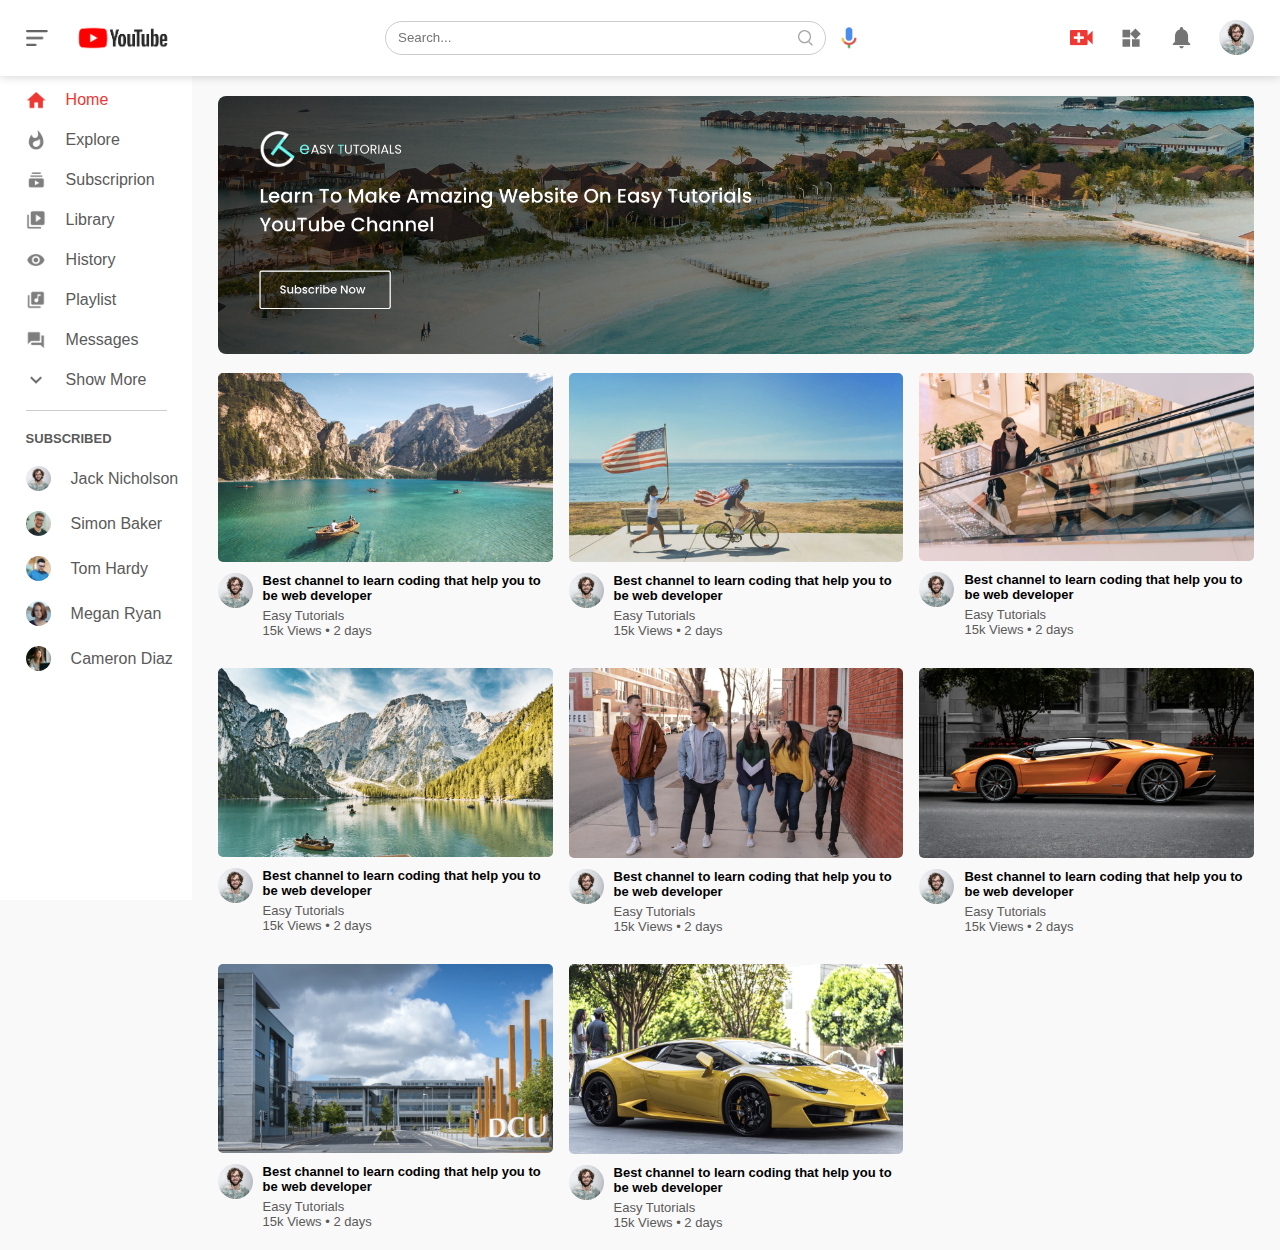
<file: index.html>
<!DOCTYPE html>
<html lang="en">

<head>
    <meta charset="UTF-8">
    <meta name="viewport" content="width=device-width, initial-scale=1.0">
    <title>Youtube Clone</title>
    <link rel="stylesheet" href="style.css">

</head>

<body>

    <nav class="flex-div">
        <div class="nav-left flex-div">
            <img src="images/menu.png" class="menu-icon">
            <img src="images/youtubelogo.png" class="logo">
        </div>

        <div class=" nav-middle flex-div">
            <div class="search-box flex-div">
                <input type="text" placeholder="Search...">
                <img src="images/search.png">
            </div>

            <img src="images/voice-search.png" class="mic-icon">
        </div>

        <div class="nav-right flex-div">
            <img src="images/upload.png">
            <img src="images/more.png">
            <img src="images/notification.png">
            <img src="images/Jack.png" class="user-icon">
        </div>
    </nav>

    <!-- ---------------------------sidebar-------------------- -->

    <div class="sidebar">
        <div class="shortcut-links">
            <a href=""><img src="images/home.png">
                <p>Home</p>
            </a>
            <a href=""><img src="images/explore.png">
                <p>Explore</p>
            </a>
            <a href=""><img src="images/subscriprion.png">
                <p>Subscriprion</p>
            </a>
            <a href=""><img src="images/library.png">
                <p>Library</p>
            </a>
            <a href=""><img src="images/history.png">
                <p>History</p>
            </a>
            <a href=""><img src="images/playlist.png">
                <p>Playlist</p>
            </a>
            <a href=""><img src="images/messages.png">
                <p>Messages</p>
            </a>
            <a href=""><img src="images/show-more.png">
                <p>Show More</p>
            </a>
            <hr>
        </div>

        <div class="subscribed-list">
            <h3><b>SUBSCRIBED</b></h3>
            <a href=""><img src="images/Jack.png">
                <p>Jack Nicholson</p>
            </a>
            <a href=""><img src="images/simon.png">
                <p>Simon Baker</p>
            </a>
            <a href=""><img src="images/tom.png">
                <p>Tom Hardy</p>
            </a>
            <a href=""><img src="images/megan.png">
                <p>Megan Ryan</p>
            </a>
            <a href=""><img src="images/cameron.png">
                <p>Cameron Diaz</p>
            </a>

        </div>
    </div>

    <!-- ----------------------------main---------------------- -->

    <div class="container">
        <div class="banner">
            <img src="images/banner.png">
        </div>

        <div class="list-container">
            <div class="vid-list">
                <a href="play-video.html"><img src="images/thumbnail1.png" class="thumbnail"></a>
                <div class="flex-div">
                    <img src="images/Jack.png">
                    <div class="vid-info">
                        <a href="play-video.html">Best channel to learn coding that help you to be web developer</a>
                        <p>Easy Tutorials</p>
                        <p>15k Views &bull; 2 days</p>
                    </div>
                </div>
            </div>

            <div class="vid-list">
                <a href=""><img src="images/thumbnail2.png" class="thumbnail"></a>
                <div class="flex-div">
                    <img src="images/Jack.png">
                    <div class="vid-info">
                        <a href="">Best channel to learn coding that help you to be web developer</a>
                        <p>Easy Tutorials</p>
                        <p>15k Views &bull; 2 days</p>
                    </div>
                </div>
            </div>

            <div class="vid-list">
                <a href=""><img src="images/thumbnail3.png" class="thumbnail"></a>
                <div class="flex-div">
                    <img src="images/Jack.png">
                    <div class="vid-info">
                        <a href="">Best channel to learn coding that help you to be web developer</a>
                        <p>Easy Tutorials</p>
                        <p>15k Views &bull; 2 days</p>
                    </div>
                </div>
            </div>

            <div class="vid-list">
                <a href=""><img src="images/thumbnail4.png" class="thumbnail"></a>
                <div class="flex-div">
                    <img src="images/Jack.png">
                    <div class="vid-info">
                        <a href="">Best channel to learn coding that help you to be web developer</a>
                        <p>Easy Tutorials</p>
                        <p>15k Views &bull; 2 days</p>
                    </div>
                </div>
            </div>

            <div class="vid-list">
                <a href=""><img src="images/thumbnail5.png" class="thumbnail"></a>
                <div class="flex-div">
                    <img src="images/Jack.png">
                    <div class="vid-info">
                        <a href="">Best channel to learn coding that help you to be web developer</a>
                        <p>Easy Tutorials</p>
                        <p>15k Views &bull; 2 days</p>
                    </div>
                </div>
            </div>

            <div class="vid-list">
                <a href=""><img src="images/thumbnail6.png" class="thumbnail"></a>
                <div class="flex-div">
                    <img src="images/Jack.png">
                    <div class="vid-info">
                        <a href="">Best channel to learn coding that help you to be web developer</a>
                        <p>Easy Tutorials</p>
                        <p>15k Views &bull; 2 days</p>
                    </div>
                </div>
            </div>

            <div class="vid-list">
                <a href=""><img src="images/thumbnail7.png" class="thumbnail"></a>
                <div class="flex-div">
                    <img src="images/Jack.png">
                    <div class="vid-info">
                        <a href="">Best channel to learn coding that help you to be web developer</a>
                        <p>Easy Tutorials</p>
                        <p>15k Views &bull; 2 days</p>
                    </div>
                </div>
            </div>

            <div class="vid-list">
                <a href=""><img src="images/thumbnail8.png" class="thumbnail"></a>
                <div class="flex-div">
                    <img src="images/Jack.png">
                    <div class="vid-info">
                        <a href="">Best channel to learn coding that help you to be web developer</a>
                        <p>Easy Tutorials</p>
                        <p>15k Views &bull; 2 days</p>
                    </div>
                </div>
            </div>


        </div>

    </div>









    <script src="script.js"></script>
</body>

</html>
</file>
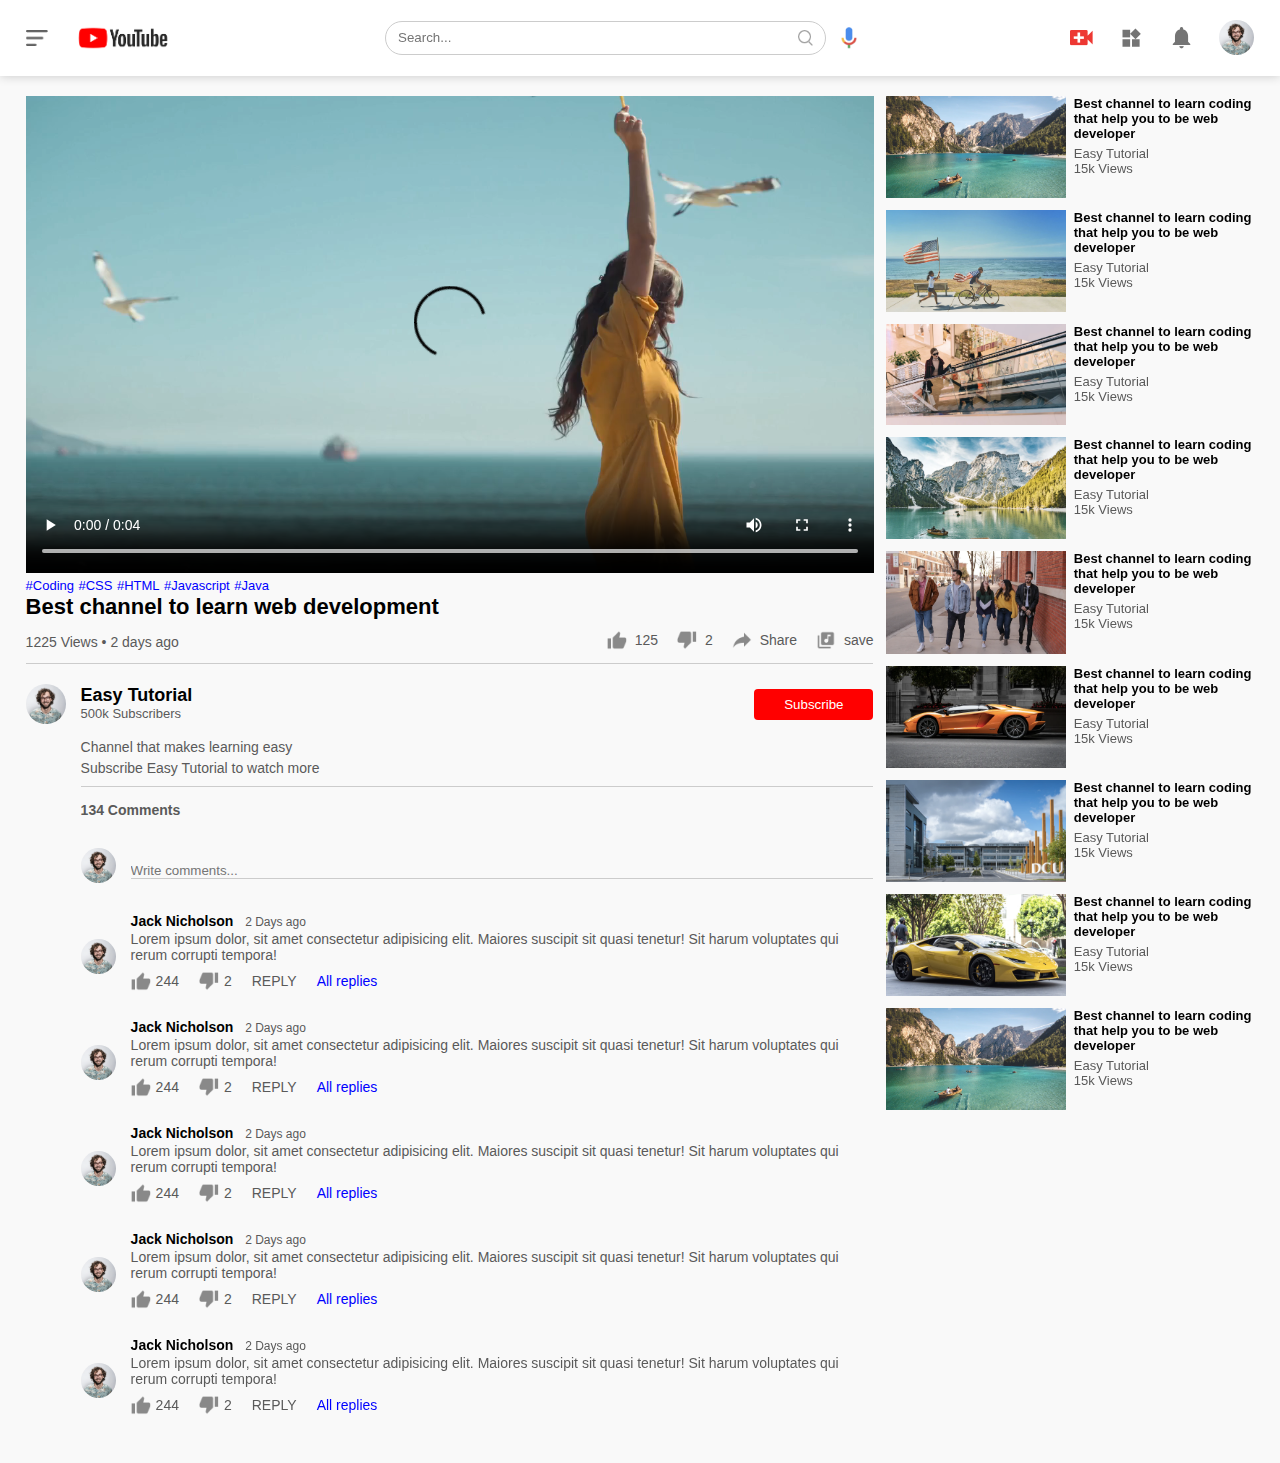
<file: play-video.html>
<!DOCTYPE html>
<html lang="en">

<head>
    <meta charset="UTF-8">
    <meta name="viewport" content="width=device-width, initial-scale=1.0">
    <title>Play Video</title>
    <link rel="stylesheet" href="style.css">
</head>

<body>

    <nav class="flex-div">
        <div class="nav-left flex-div">
            <img src="images/menu.png" class="menu-icon">
            <img src="images/youtubelogo.png" class="logo">
        </div>

        <div class=" nav-middle flex-div">
            <div class="search-box flex-div">
                <input type="text" placeholder="Search...">
                <img src="images/search.png">
            </div>

            <img src="images/voice-search.png" class="mic-icon">
        </div>

        <div class="nav-right flex-div">
            <img src="images/upload.png">
            <img src="images/more.png">
            <img src="images/notification.png">
            <img src="images/Jack.png" class="user-icon">
        </div>
    </nav>


    <div class="container play-container">
        <div class="row">
            <div class="play-video">
                <video controls autoplay>
                    <source src="images/video.mp4" type="video/mp4">
                </video>

                <div class="tags">
                    <a href="">#Coding</a> <a href="">#CSS</a> <a href="">#HTML</a> <a href="">#Javascript</a> <a
                        href="">#Java</a>
                </div>
                <h3>Best channel to learn web development</h3>
                <div class="play-video-info">
                    <p>1225 Views &bull; 2 days ago</p>
                    <div>
                        <a href=""><img src="images/like.png">125</a>
                        <a href=""><img src="images/dislike.png">2</a>
                        <a href=""><img src="images/share.png">Share</a>
                        <a href=""><img src="images/save.png">save</a>
                    </div>
                </div>
                <hr>

                <div class="publisher">
                    <img src="images/Jack.png">
                    <div>
                        <p>Easy Tutorial</p>
                        <span>500k Subscribers</span>
                    </div>
                    <button type="button">Subscribe</button>
                </div>

                <div class="vid-description">
                    <p>Channel that makes learning easy</p>
                    <p>Subscribe Easy Tutorial to watch more </p>
                    <hr>
                    <h4>134 Comments</h4>

                    <div class="add-comment">
                        <img src="images/Jack.png">
                        <input type="text" placeholder="Write comments...">
                    </div>

                    <div class="old-comment">
                        <img src="images/Jack.png">
                        <div>
                            <h3>Jack Nicholson <span>2 Days ago</span></h3>
                            <p>Lorem ipsum dolor, sit amet consectetur adipisicing elit. Maiores suscipit sit quasi
                                tenetur! Sit harum voluptates qui rerum corrupti tempora!</p>
                            <div class="acomment-action">
                                <img src="images/like.png">
                                <span>244</span>
                                <img src="images/dislike.png">
                                <span>2</span>
                                <span>REPLY</span>
                                <a href="">All replies</a>
                            </div>
                        </div>
                    </div>

                    <div class="old-comment">
                        <img src="images/Jack.png">
                        <div>
                            <h3>Jack Nicholson <span>2 Days ago</span></h3>
                            <p>Lorem ipsum dolor, sit amet consectetur adipisicing elit. Maiores suscipit sit quasi
                                tenetur! Sit harum voluptates qui rerum corrupti tempora!</p>
                            <div class="acomment-action">
                                <img src="images/like.png">
                                <span>244</span>
                                <img src="images/dislike.png">
                                <span>2</span>
                                <span>REPLY</span>
                                <a href="">All replies</a>
                            </div>
                        </div>
                    </div>

                    <div class="old-comment">
                        <img src="images/Jack.png">
                        <div>
                            <h3>Jack Nicholson <span>2 Days ago</span></h3>
                            <p>Lorem ipsum dolor, sit amet consectetur adipisicing elit. Maiores suscipit sit quasi
                                tenetur! Sit harum voluptates qui rerum corrupti tempora!</p>
                            <div class="acomment-action">
                                <img src="images/like.png">
                                <span>244</span>
                                <img src="images/dislike.png">
                                <span>2</span>
                                <span>REPLY</span>
                                <a href="">All replies</a>
                            </div>
                        </div>
                    </div>

                    <div class="old-comment">
                        <img src="images/Jack.png">
                        <div>
                            <h3>Jack Nicholson <span>2 Days ago</span></h3>
                            <p>Lorem ipsum dolor, sit amet consectetur adipisicing elit. Maiores suscipit sit quasi
                                tenetur! Sit harum voluptates qui rerum corrupti tempora!</p>
                            <div class="acomment-action">
                                <img src="images/like.png">
                                <span>244</span>
                                <img src="images/dislike.png">
                                <span>2</span>
                                <span>REPLY</span>
                                <a href="">All replies</a>
                            </div>
                        </div>
                    </div>

                    <div class="old-comment">
                        <img src="images/Jack.png">
                        <div>
                            <h3>Jack Nicholson <span>2 Days ago</span></h3>
                            <p>Lorem ipsum dolor, sit amet consectetur adipisicing elit. Maiores suscipit sit quasi
                                tenetur! Sit harum voluptates qui rerum corrupti tempora!</p>
                            <div class="acomment-action">
                                <img src="images/like.png">
                                <span>244</span>
                                <img src="images/dislike.png">
                                <span>2</span>
                                <span>REPLY</span>
                                <a href="">All replies</a>
                            </div>
                        </div>
                    </div>


                </div>

            </div>

            <div class="right-sidebar">

                <div class="side-video-list">
                    <a href="" class="small-thumbnail"><img src="images/thumbnail1.png"></a>
                    <div class="vid-info">
                        <a href="">Best channel to learn coding that help you to be web developer</a>
                        <p>Easy Tutorial</p>
                        <p>15k Views</p>
                    </div>
                </div>

                <div class="side-video-list">
                    <a href="" class="small-thumbnail"><img src="images/thumbnail2.png"></a>
                    <div class="vid-info">
                        <a href="">Best channel to learn coding that help you to be web developer</a>
                        <p>Easy Tutorial</p>
                        <p>15k Views</p>
                    </div>
                </div>

                <div class="side-video-list">
                    <a href="" class="small-thumbnail"><img src="images/thumbnail3.png"></a>
                    <div class="vid-info">
                        <a href="">Best channel to learn coding that help you to be web developer</a>
                        <p>Easy Tutorial</p>
                        <p>15k Views</p>
                    </div>
                </div>

                <div class="side-video-list">
                    <a href="" class="small-thumbnail"><img src="images/thumbnail4.png"></a>
                    <div class="vid-info">
                        <a href="">Best channel to learn coding that help you to be web developer</a>
                        <p>Easy Tutorial</p>
                        <p>15k Views</p>
                    </div>
                </div>

                <div class="side-video-list">
                    <a href="" class="small-thumbnail"><img src="images/thumbnail5.png"></a>
                    <div class="vid-info">
                        <a href="">Best channel to learn coding that help you to be web developer</a>
                        <p>Easy Tutorial</p>
                        <p>15k Views</p>
                    </div>
                </div>

                <div class="side-video-list">
                    <a href="" class="small-thumbnail"><img src="images/thumbnail6.png"></a>
                    <div class="vid-info">
                        <a href="">Best channel to learn coding that help you to be web developer</a>
                        <p>Easy Tutorial</p>
                        <p>15k Views</p>
                    </div>
                </div>

                <div class="side-video-list">
                    <a href="" class="small-thumbnail"><img src="images/thumbnail7.png"></a>
                    <div class="vid-info">
                        <a href="">Best channel to learn coding that help you to be web developer</a>
                        <p>Easy Tutorial</p>
                        <p>15k Views</p>
                    </div>
                </div>

                <div class="side-video-list">
                    <a href="" class="small-thumbnail"><img src="images/thumbnail8.png"></a>
                    <div class="vid-info">
                        <a href="">Best channel to learn coding that help you to be web developer</a>
                        <p>Easy Tutorial</p>
                        <p>15k Views</p>
                    </div>
                </div>

                <div class="side-video-list">
                    <a href="" class="small-thumbnail"><img src="images/thumbnail1.png"></a>
                    <div class="vid-info">
                        <a href="">Best channel to learn coding that help you to be web developer</a>
                        <p>Easy Tutorial</p>
                        <p>15k Views</p>
                    </div>
                </div>

            </div>
        </div>
    </div>

</body>

</html>
</file>
<file: style.css>
* {
    margin: 0;
    padding: 0;
    font-family: 'poppins', sans-serif;
    box-sizing: border-box;

}

a {
    text-decoration: none;
    color: #5a5a5a;
}

img {
    cursor: pointer;
}

.flex-div {
    display: flex;
    align-items: center;
}

nav {
    padding: 10px 2%;
    justify-content: space-between;
    box-shadow: 0 0 10px rgba(0, 0, 0, 0.2);
    background: #fff;
    position: sticky;
    top: 0;
    z-index: 10;
}

.nav-right img {
    width: 25px;
    margin-right: 25px;
}

.nav-right .user-icon {
    width: 35px;
    border-radius: 50%;
    margin-right: 0;
}

.nav-left .menu-icon {
    width: 22px;
    margin-right: 25px;
}

.nav-left .logo {
    width: 100px;
}

.nav-middle .mic-icon {
    width: 16px;
}

.nav-middle .search-box {
    border: 1px solid #ccc;
    margin-right: 15px;
    padding: 8px 12px;
    border-radius: 25px;
}

.nav-middle .search-box input {
    width: 400px;
    border: 0;
    outline: 0;
    background: transparent;
}

.nav-middle .search-box img {
    width: 15px;
}

/* -----sidebar------------- */

.sidebar {
    background: white;
    width: 15%;
    height: 100vh;
    position: fixed;
    top: 0;
    padding-left: 2%;
    padding-top: 90px;

}

.shortcut-links a img {
    width: 20px;
    margin-right: 20px;
}

.shortcut-links a {
    display: flex;
    align-items: center;
    margin-bottom: 20px;
    width: fit-content;
    flex-wrap: wrap;
}

.shortcut-links a:first-child {
    color: #ed3833;
}

.sidebar hr {
    border: 0;
    height: 1px;
    background: #ccc;
    width: 85%;
}

.subscribed-list h3 {
    font-size: 13px;
    margin: 20px 0;
    color: #5a5a5a;
}

.subscribed-list a {
    display: flex;
    align-items: center;
    margin-bottom: 20px;
    width: fit-content;
    flex-wrap: wrap;
}

.subscribed-list a img {
    width: 25px;
    border-radius: 50%;
    margin-right: 20px;
}

.small-sidebar {
    width: 5%;
}

.small-sidebar a p {
    display: none;
}

.small-sidebar h3 {
    display: none;
}

.small-sidebar hr {
    width: 50%;
    margin-bottom: 25px;
}


/* ---------------main-------------- */


.container {
    background: #f9f9f9;
    padding-left: 17%;
    padding-right: 2%;
    padding-top: 20px;
    padding-bottom: 20px;
}

.large-container {
    padding-left: 7%;
}

.banner {
    width: 100%;
}

.banner img {
    width: 100%;
    border-radius: 8px;
}

.list-container {
    display: grid;
    grid-template-columns: repeat(auto-fit, minmax(250px, 1fr));
    grid-column-gap: 16px;
    grid-row-gap: 30px;
    margin-top: 15px;
}

.vid-list .thumbnail {
    width: 100%;
    border-radius: 5px;
}

.vid-list .flex-div {
    align-items: flex-start;
    margin-top: 7px;
}

.vid-list .flex-div img {
    width: 35px;
    margin-right: 10px;
    border-radius: 50%;
}

.vid-info {
    color: #5a5a5a;
    font-size: 13px;
}

.vid-info a {
    color: #000;
    font-weight: 600;
    display: block;
    margin-bottom: 5px;
}

@media (max-width:900px) {
    .menu-icon {
        display: none;
    }

    .sidebar {
        display: none;
    }

    .container,
    .large-container {
        padding-left: 5%;
        padding-right: 5%;
    }

    .nav-right img {
        display: none;
    }

    .nav-right .user-icon {
        display: block;
        width: 30px;
    }

    .nav-middle .search-box input {
        width: 100px;

    }

    .nav-middle .mic-icon {
        display: none;
    }

    .logo {
        width: 90px;
    }
}


/* -----------------play video page----------------------- */


.play-container {
    padding-left: 2%;
}

.row {
    display: flex;
    justify-content: space-between;
    flex-wrap: wrap;
}

.play-video {
    flex-basis: 69%;
}

.right-sidebar {
    flex-basis: 30%;
}

.play-video video {
    width: 100%;
}

.side-video-list {
    display: flex;
    justify-content: space-between;
    margin-bottom: 8px;
}

.side-video-list img {
    width: 100%;
}

.side-video-list .small-thumbnail {
    flex-basis: 49%;
}

.side-video-list .vid-info {
    flex-basis: 49%;
}

.play-video .tags a {
    color: #0000ff;
    font-size: 13px;
}

.play-video h3 {
    font-weight: 600;
    font-size: 22px;
}

.play-video .play-video-info {
    display: flex;
    align-items: center;
    justify-content: space-between;
    flex-wrap: wrap;
    margin-top: 10px;
    font-size: 14px;
    color: #5a5a5a;
}

.play-video .play-video-info a img {
    width: 20px;
    margin-right: 8px;
}

.play-video .play-video-info a {
    display: inline-flex;
    align-items: center;
    margin-left: 15px;
}

.play-video hr {
    border: 0;
    height: 1px;
    background: #ccc;
    margin: 10px 0;
}

.publisher {
    display: flex;
    align-items: center;
    margin-top: 20px;
}

.publisher div {
    flex: 1;
    line-height: 18px;
}

.publisher img {
    width: 40px;
    border-radius: 50%;
    margin-right: 15px;
}

.publisher div p {
    color: #000;
    font-weight: 600;
    font-size: 18px;
}

.publisher div span {
    font-size: 13px;
    color: #5a5a5a;
}

.publisher button {
    background: red;
    color: #fff;
    padding: 8px 30px;
    border: 0;
    outline: 0;
    border-radius: 4px;
    cursor: pointer;
}

.vid-description {
    padding-left: 55px;
    margin: 15px 0;
}

.vid-description p {
    font-size: 14px;
    margin-bottom: 5px;
    color: #5a5a5a;
}

.vid-description h4 {
    font-size: 14px;
    color: #5a5a5a;
    margin-top: 15px;
}

.add-comment {
    display: flex;
    align-items: center;
    margin: 30px 0;
}

.add-comment img {
    width: 35px;
    border-radius: 50%;
    margin-right: 15px;
}

.add-comment input {
    border: 0;
    outline: 0;
    border-bottom: 1px solid #ccc;
    width: 100%;
    padding-top: 10px;
    background: transparent;
}

.old-comment {
    display: flex;
    align-items: center;
    margin: 20px 0;
}

.old-comment img {
    width: 35px;
    border-radius: 50%;
    margin-right: 15px;
}

.old-comment h3 {
    font-size: 14px;
    margin-bottom: 2px;
}

.old-comment h3 span {
    font-size: 12px;
    color: #5a5a5a;
    font-weight: 500;
    margin-left: 8px;
}

.old-comment .acomment-action {
    display: flex;
    align-items: center;
    margin: 8px 0;
    font-size: 14px;
}

.old-comment .acomment-action img {
    border-radius: 0;
    width: 20px;
    margin-right: 5px;
}

.old-comment .acomment-action span {
    margin-right: 20px;
    color: #5a5a5a;
}

.old-comment .acomment-action a {
    color: #0000ff;
}

@media (max-width:900px) {
    .play-video {
        flex-basis: 100%;
    }

    .right-sidebar {
        flex-basis: 100%;
    }

    .play-container {
        padding-left: 5%;
    }

    .vid-description {
        padding-left: 0;
    }

    .play-video .play-video-info a {
        margin-left: 0;
        margin-right: 15px;
        margin-top: 15px;

    }

}
</file>
